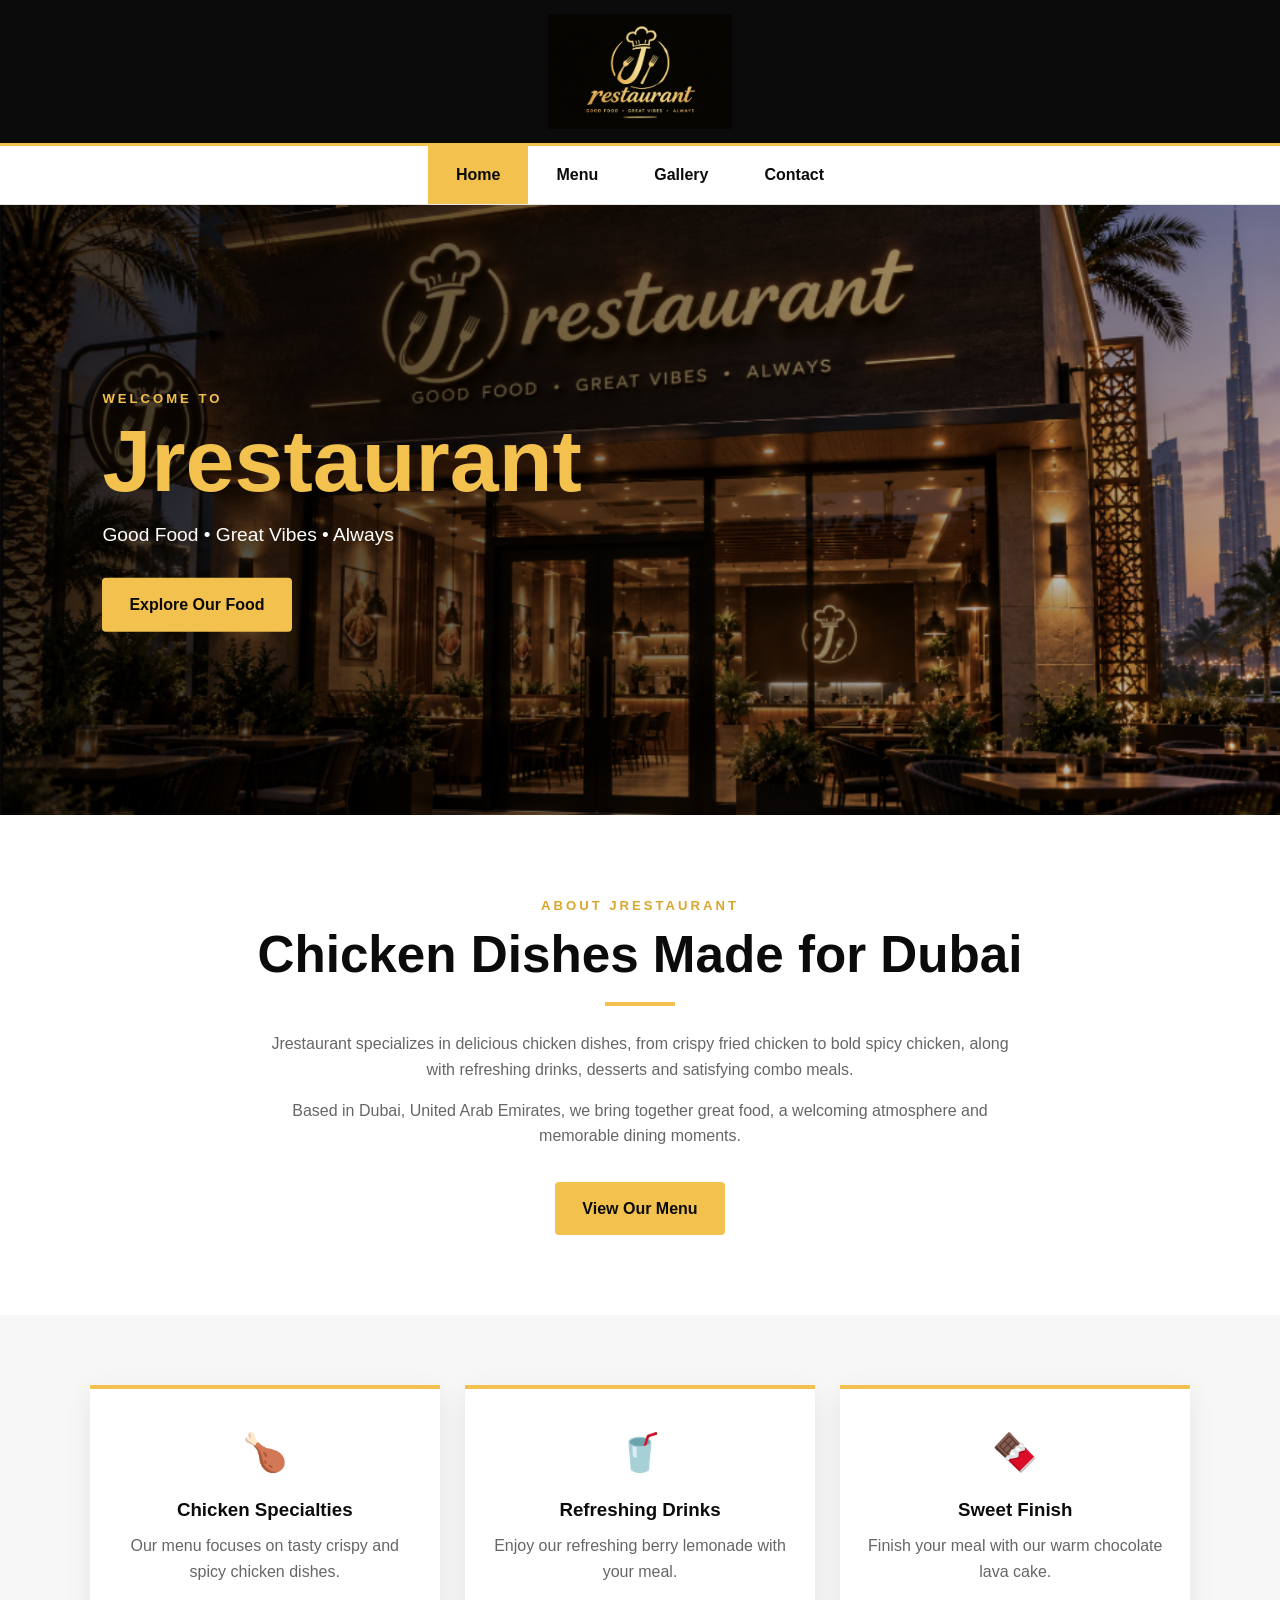
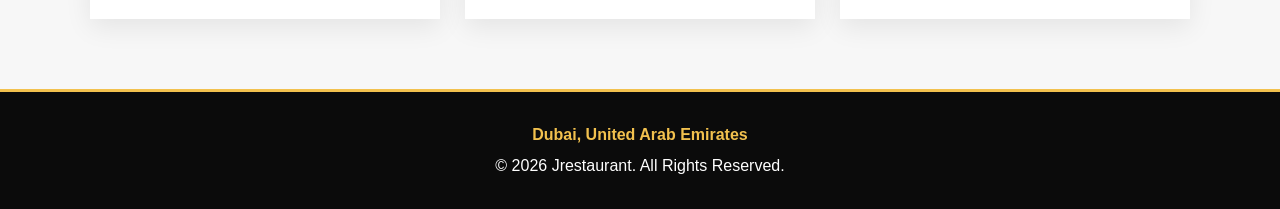
<file: index.html>
<!DOCTYPE html>
<html lang="en">
<head>
    <meta charset="UTF-8">
    <meta name="viewport" content="width=device-width, initial-scale=1.0">
    <title>Jrestaurant | Home</title>
    <link rel="stylesheet" href="style.css">
</head>

<body>

<header class="site-header">
    <a href="index.html" class="header-logo">
        <img src="images/logo.png" alt="Jrestaurant logo">
    </a>
</header>

<nav>
    <ul>
        <li><a href="index.html" class="active">Home</a></li>
        <li><a href="menu.html">Menu</a></li>
        <li><a href="gallery.html">Gallery</a></li>
        <li><a href="contact.html">Contact</a></li>
    </ul>
</nav>

<main>

    <section class="hero">

        <img src="images/restaurant.png" alt="Jrestaurant in Dubai">

        <div class="hero-overlay">

            <p class="eyebrow">WELCOME TO</p>

            <h1>Jrestaurant</h1>

            <p>Good Food • Great Vibes • Always</p>

            <a href="gallery.html" class="button">
                Explore Our Food
            </a>

        </div>

    </section>


    <section class="intro">

        <p class="eyebrow">ABOUT JRESTAURANT</p>

        <h2>Chicken Dishes Made for Dubai</h2>

        <div class="gold-line"></div>

        <p>
            Jrestaurant specializes in delicious chicken dishes, from crispy
            fried chicken to bold spicy chicken, along with refreshing drinks,
            desserts and satisfying combo meals.
        </p>

        <p>
            Based in Dubai, United Arab Emirates, we bring together great food,
            a welcoming atmosphere and memorable dining moments.
        </p>

        <a href="menu.html" class="button">
            View Our Menu
        </a>

    </section>


    <section class="features">

        <div class="feature-card">

            <span>🍗</span>

            <h3>Chicken Specialties</h3>

            <p>
                Our menu focuses on tasty crispy and spicy chicken dishes.
            </p>

        </div>


        <div class="feature-card">

            <span>🥤</span>

            <h3>Refreshing Drinks</h3>

            <p>
                Enjoy our refreshing berry lemonade with your meal.
            </p>

        </div>


        <div class="feature-card">

            <span>🍫</span>

            <h3>Sweet Finish</h3>

            <p>
                Finish your meal with our warm chocolate lava cake.
            </p>

        </div>

    </section>

</main>


<footer>

    <p>Dubai, United Arab Emirates</p>

    <p>&copy; 2026 Jrestaurant. All Rights Reserved.</p>

</footer>


<script src="script.js"></script>

</body>
</html>
</file>
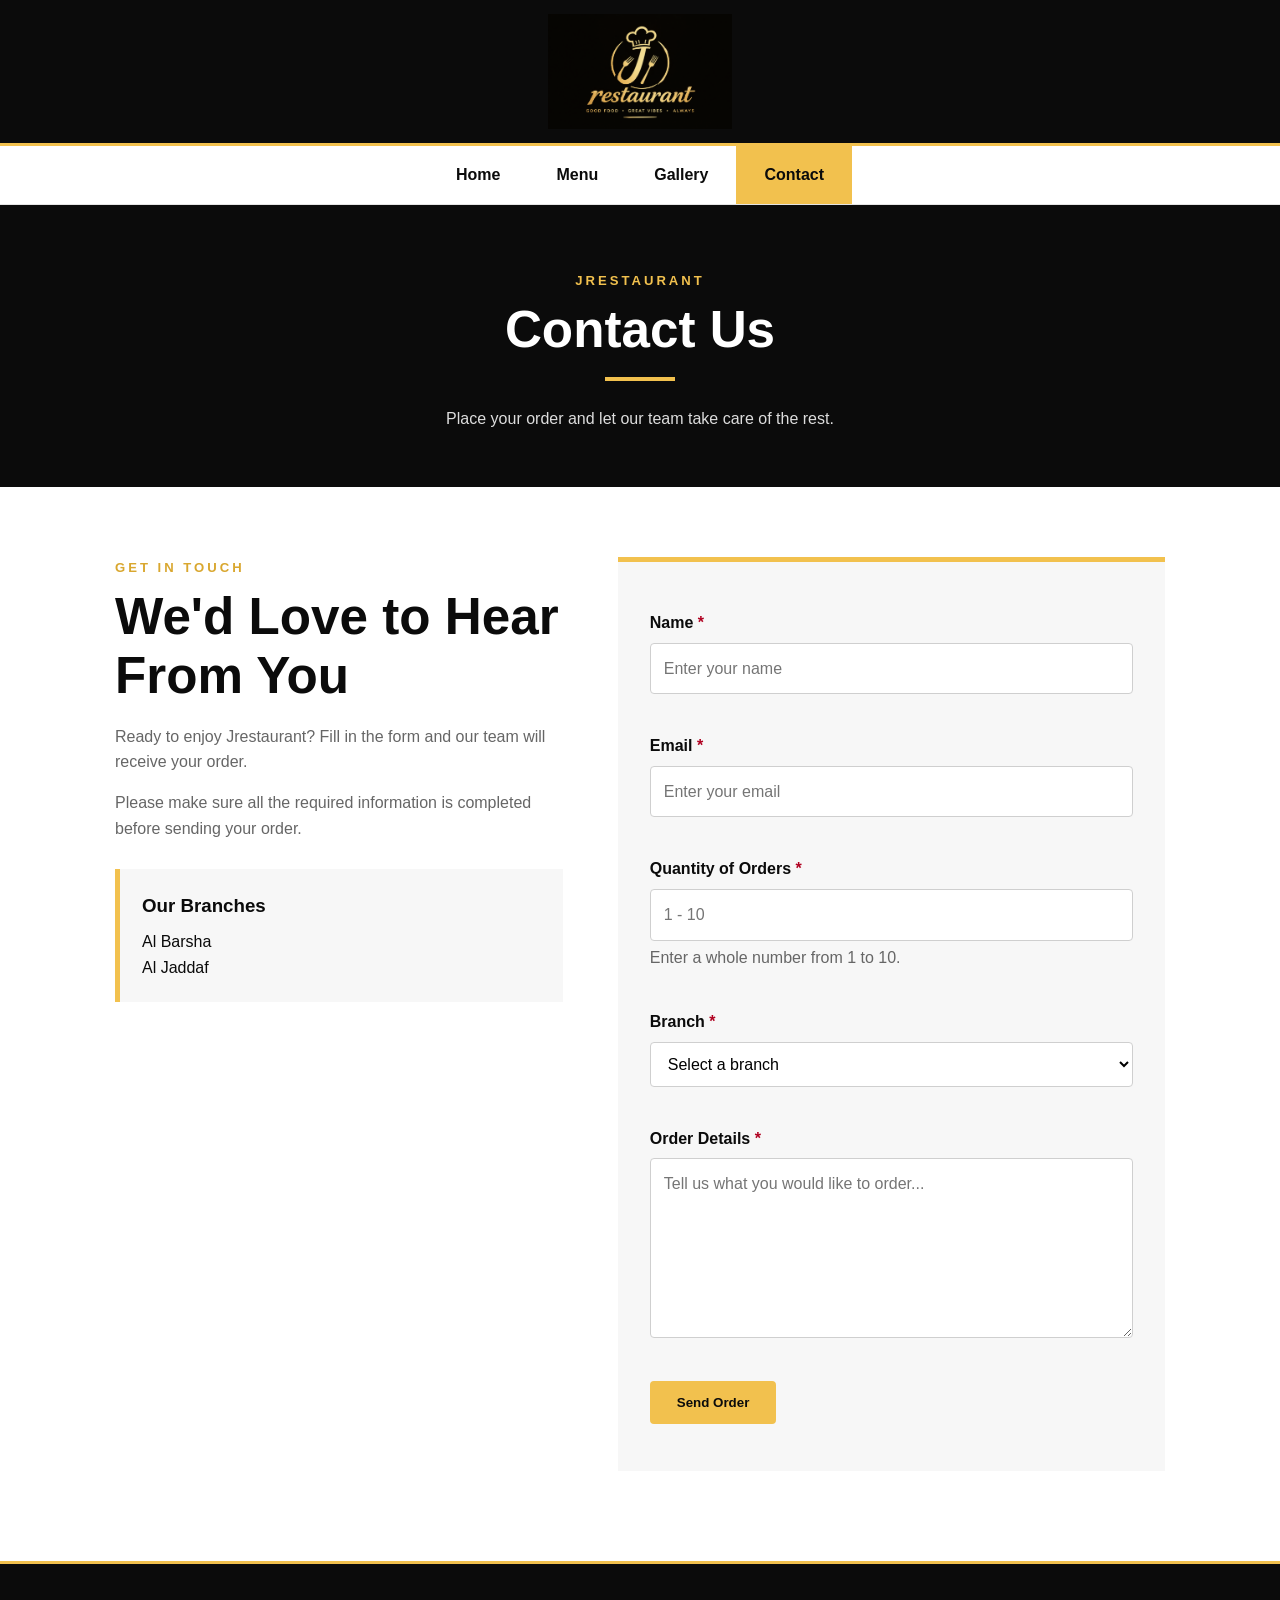
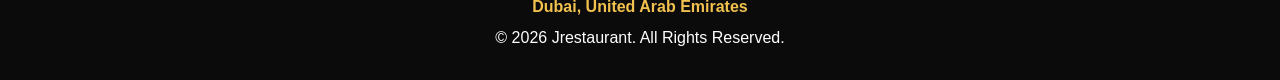
<file: contact.html>
<!DOCTYPE html>
<html lang="en">

<head>
    <meta charset="UTF-8">
    <meta name="viewport" content="width=device-width, initial-scale=1.0">
    <title>Jrestaurant | Contact</title>
    <link rel="stylesheet" href="style.css">
</head>

<body>

<header class="site-header">
    <a href="index.html" class="header-logo">
        <img src="images/logo.png" alt="Jrestaurant logo">
    </a>
</header>

<nav>
    <ul>
        <li><a href="index.html">Home</a></li>
        <li><a href="menu.html">Menu</a></li>
        <li><a href="gallery.html">Gallery</a></li>
        <li><a href="contact.html" class="active">Contact</a></li>
    </ul>
</nav>

<main>

    <section class="page-title">
        <p class="eyebrow">JRESTAURANT</p>

        <h1>Contact Us</h1>

        <div class="gold-line"></div>

        <p>
            Place your order and let our team take care of the rest.
        </p>
    </section>


    <section class="contact-section">

        <div class="contact-info">

            <p class="eyebrow">GET IN TOUCH</p>

            <h2>We'd Love to Hear From You</h2>

            <p>
                Ready to enjoy Jrestaurant? Fill in the form and
                our team will receive your order.
            </p>

            <p>
                Please make sure all the required information is
                completed before sending your order.
            </p>

            <div class="branch-box">

                <h3>Our Branches</h3>

                <p>Al Barsha</p>
                <p>Al Jaddaf</p>

            </div>

        </div>


        <div class="contact-form">

            <form id="contactForm" novalidate>

                <label for="name">
                    Name <span>*</span>
                </label>

                <input
                    type="text"
                    id="name"
                    name="name"
                    placeholder="Enter your name"
                >

                <p class="error" id="nameError"></p>


                <label for="email">
                    Email <span>*</span>
                </label>

                <input
                    type="email"
                    id="email"
                    name="email"
                    placeholder="Enter your email"
                >

                <p class="error" id="emailError"></p>


                <label for="quantity">
                    Quantity of Orders <span>*</span>
                </label>

                <input
                    type="number"
                    id="quantity"
                    name="quantity"
                    min="1"
                    max="10"
                    step="1"
                    placeholder="1 - 10"
                >

                <p class="hint">
                    Enter a whole number from 1 to 10.
                </p>

                <p class="error" id="quantityError"></p>


                <label for="branch">
                    Branch <span>*</span>
                </label>

                <select id="branch" name="branch">

                    <option value="">
                        Select a branch
                    </option>

                    <option value="Al Barsha">
                        Al Barsha
                    </option>

                    <option value="Al Jaddaf">
                        Al Jaddaf
                    </option>

                </select>

                <p class="error" id="branchError"></p>


                <label for="message">
                    Order Details <span>*</span>
                </label>

                <textarea
                    id="message"
                    name="message"
                    rows="6"
                    placeholder="Tell us what you would like to order..."
                ></textarea>

                <p class="error" id="messageError"></p>


                <button
                    type="submit"
                    class="button"
                >
                    Send Order
                </button>

                <p
                    id="formMessage"
                    class="form-message"
                ></p>

            </form>

        </div>

    </section>

</main>


<footer>

    <p>Dubai, United Arab Emirates</p>

    <p>
        &copy; 2026 Jrestaurant. All Rights Reserved.
    </p>

</footer>


<script src="script.js"></script>

</body>
</html>
</file>
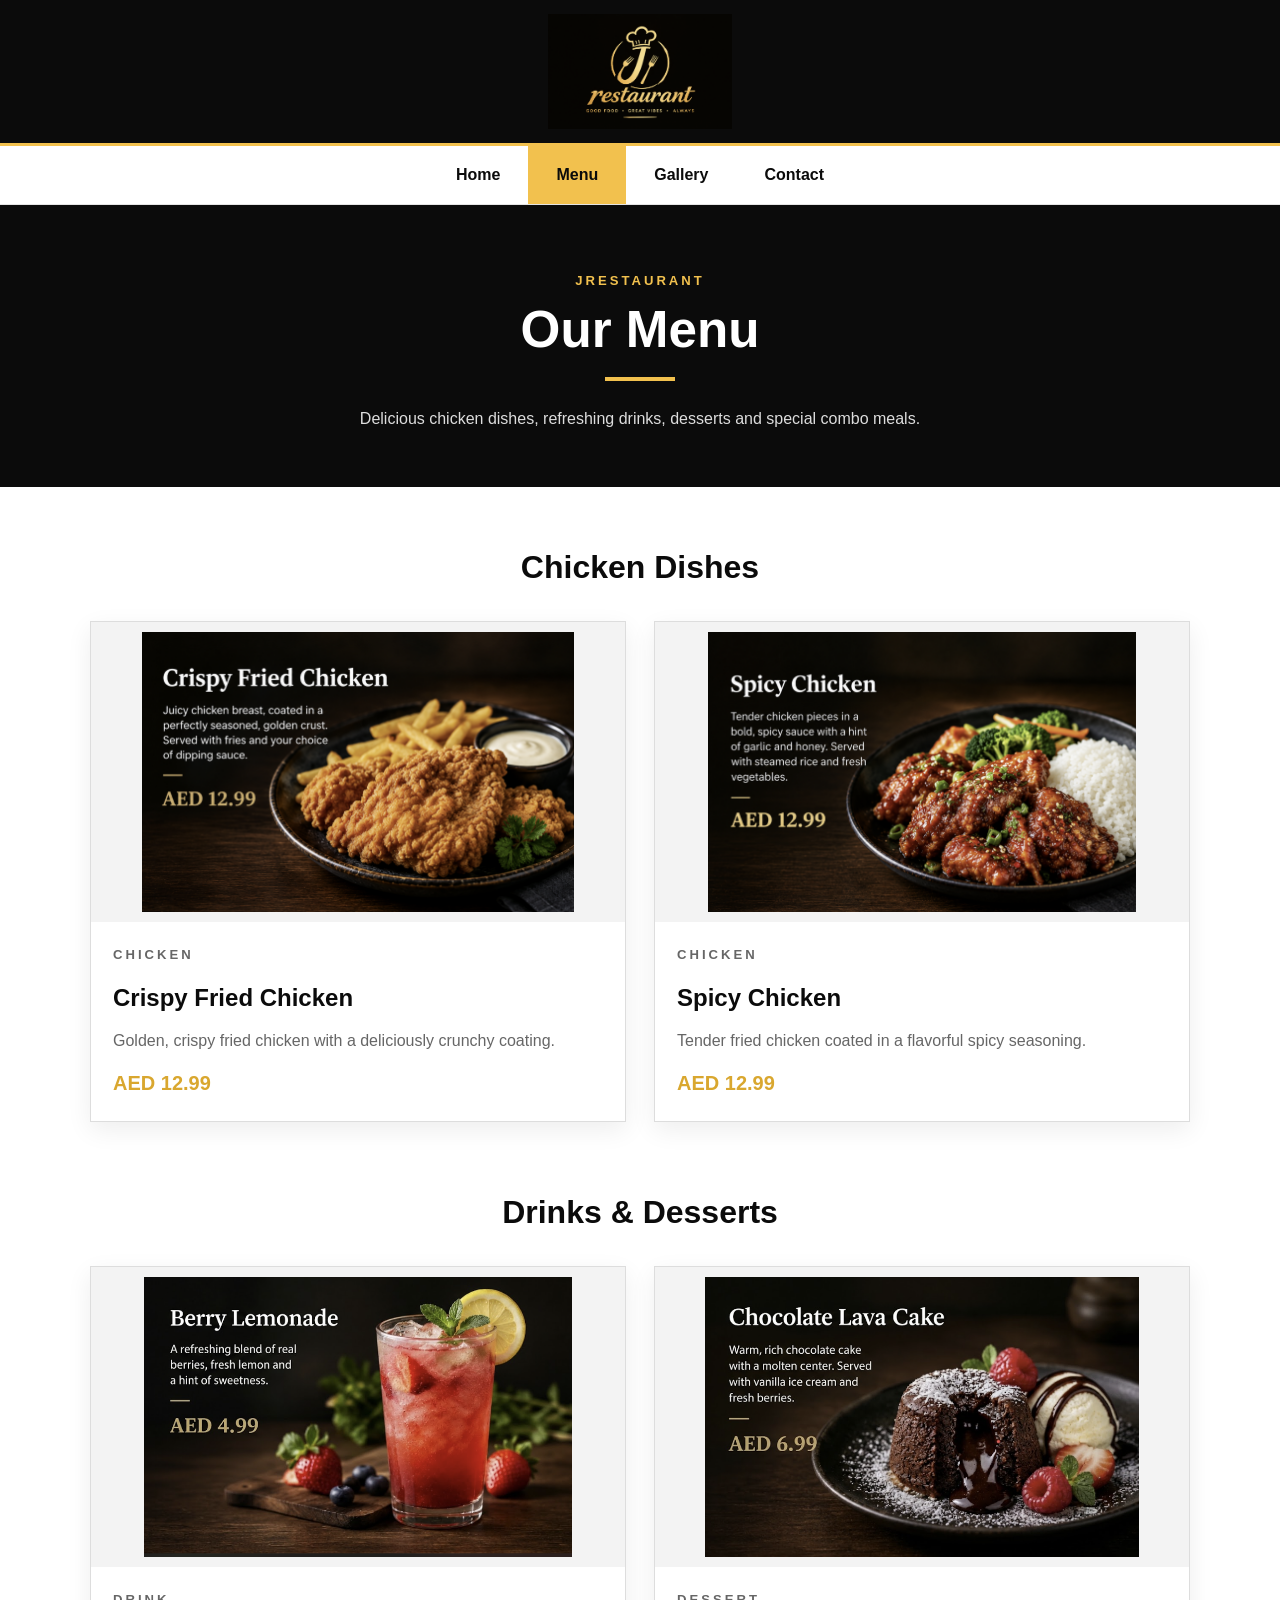
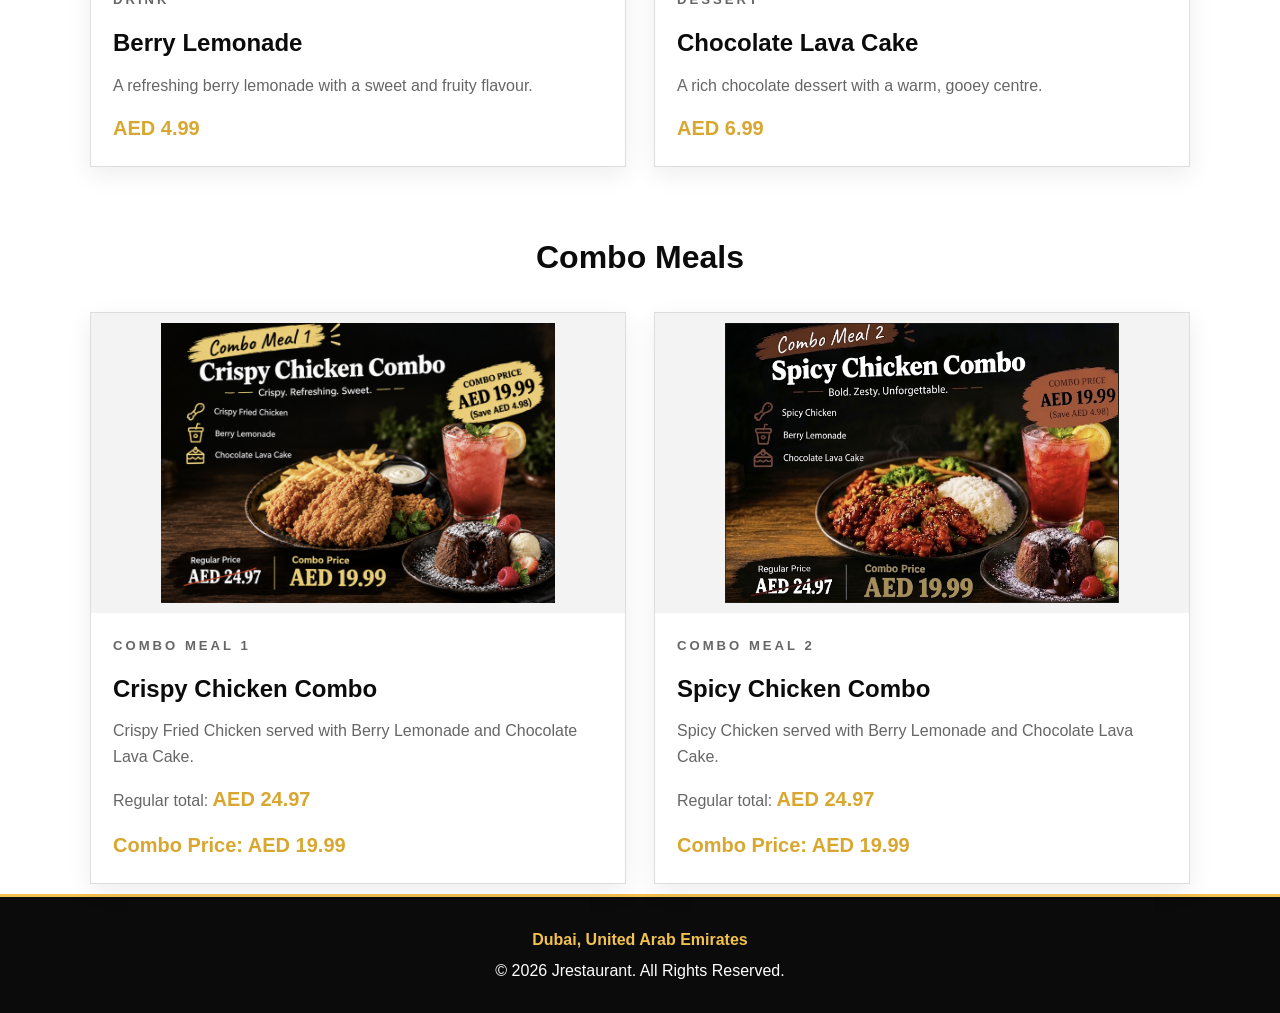
<file: menu.html>
<!DOCTYPE html>
<html lang="en">

<head>
    <meta charset="UTF-8">
    <meta name="viewport" content="width=device-width, initial-scale=1.0">
    <title>Jrestaurant | Menu</title>
    <link rel="stylesheet" href="style.css">
</head>

<body>

<header class="site-header">
    <a href="index.html" class="header-logo">
        <img src="images/logo.png" alt="Jrestaurant logo">
    </a>
</header>

<nav>
    <ul>
        <li><a href="index.html">Home</a></li>
        <li><a href="menu.html" class="active">Menu</a></li>
        <li><a href="gallery.html">Gallery</a></li>
        <li><a href="contact.html">Contact</a></li>
    </ul>
</nav>

<main>

    <section class="page-title">

        <p class="eyebrow">JRESTAURANT</p>

        <h1>Our Menu</h1>

        <div class="gold-line"></div>

        <p>
            Delicious chicken dishes, refreshing drinks,
            desserts and special combo meals.
        </p>

    </section>


    <!-- CHICKEN DISHES -->

    <section class="menu-section">

        <h2>Chicken Dishes</h2>

        <div class="menu-grid">

            <article class="menu-card">

                <img
                    src="images/crispy-fried-chicken.png"
                    alt="Crispy Fried Chicken"
                >

                <div class="menu-info">

                    <p class="category">CHICKEN</p>

                    <h3>Crispy Fried Chicken</h3>

                    <p>
                        Golden, crispy fried chicken with a
                        deliciously crunchy coating.
                    </p>

                    <strong>AED 12.99</strong>

                </div>

            </article>


            <article class="menu-card">

                <img
                    src="images/spicy-chicken.png"
                    alt="Spicy Chicken"
                >

                <div class="menu-info">

                    <p class="category">CHICKEN</p>

                    <h3>Spicy Chicken</h3>

                    <p>
                        Tender fried chicken coated in a
                        flavorful spicy seasoning.
                    </p>

                    <strong>AED 12.99</strong>

                </div>

            </article>

        </div>

    </section>


    <!-- DRINKS AND DESSERTS -->

    <section class="menu-section">

        <h2>Drinks &amp; Desserts</h2>

        <div class="menu-grid">

            <article class="menu-card">

                <img
                    src="images/berry-lemonade.png"
                    alt="Berry Lemonade"
                >

                <div class="menu-info">

                    <p class="category">DRINK</p>

                    <h3>Berry Lemonade</h3>

                    <p>
                        A refreshing berry lemonade with a
                        sweet and fruity flavour.
                    </p>

                    <strong>AED 4.99</strong>

                </div>

            </article>


            <article class="menu-card">

                <img
                    src="images/chocolate-lava-cake.png"
                    alt="Chocolate Lava Cake"
                >

                <div class="menu-info">

                    <p class="category">DESSERT</p>

                    <h3>Chocolate Lava Cake</h3>

                    <p>
                        A rich chocolate dessert with a warm,
                        gooey centre.
                    </p>

                    <strong>AED 6.99</strong>

                </div>

            </article>

        </div>

    </section>


    <!-- COMBO MEALS -->

    <section class="menu-section">

        <h2>Combo Meals</h2>

        <div class="menu-grid">

            <article class="menu-card">

                <img
                    src="images/crispy-chicken-combo.png"
                    alt="Crispy Chicken Combo"
                >

                <div class="menu-info">

                    <p class="category">COMBO MEAL 1</p>

                    <h3>Crispy Chicken Combo</h3>

                    <p>
                        Crispy Fried Chicken served with Berry
                        Lemonade and Chocolate Lava Cake.
                    </p>

                    <p>
                        Regular total: <strong>AED 24.97</strong>
                    </p>

                    <strong>Combo Price: AED 19.99</strong>

                </div>

            </article>


            <article class="menu-card">

                <img
                    src="images/spicy-chicken-combo.png"
                    alt="Spicy Chicken Combo"
                >

                <div class="menu-info">

                    <p class="category">COMBO MEAL 2</p>

                    <h3>Spicy Chicken Combo</h3>

                    <p>
                        Spicy Chicken served with Berry Lemonade
                        and Chocolate Lava Cake.
                    </p>

                    <p>
                        Regular total: <strong>AED 24.97</strong>
                    </p>

                    <strong>Combo Price: AED 19.99</strong>

                </div>

            </article>

        </div>

    </section>

</main>


<footer>

    <p>Dubai, United Arab Emirates</p>

    <p>
        &copy; 2026 Jrestaurant. All Rights Reserved.
    </p>

</footer>


<script src="script.js"></script>

</body>
</html>
</file>
<file: style.css>
* {
    box-sizing: border-box;
    margin: 0;
    padding: 0;
}

:root {
    --yellow: #f2c14e;
    --yellow-dark: #d9a72f;
    --black: #0b0b0b;
    --white: #ffffff;
    --light: #f7f7f7;
    --gray: #666666;
    --border: #dddddd;
}

html {
    scroll-behavior: smooth;
}

body {
    font-family: Arial, Helvetica, sans-serif;
    background: var(--white);
    color: var(--black);
    line-height: 1.6;
}

/* HEADER */

.site-header {
    background: var(--black);
    min-height: 145px;
    display: flex;
    justify-content: center;
    align-items: center;
    padding: 14px 20px;
    border-bottom: 3px solid var(--yellow);
}

.header-logo {
    display: block;
    text-align: center;
}

.header-logo img {
    display: block;
    width: min(260px, 75vw);
    height: 115px;
    object-fit: contain;
}

/* NAVIGATION */

nav {
    background: var(--white);
    border-bottom: 1px solid #e5e5e5;
    position: sticky;
    top: 0;
    z-index: 20;
}

nav ul {
    list-style: none;
    display: flex;
    justify-content: center;
    flex-wrap: wrap;
}

nav a {
    display: block;
    color: var(--black);
    text-decoration: none;
    font-weight: bold;
    padding: 16px 28px;
    transition: 0.25s ease;
}

nav a:hover,
nav a.active {
    background: var(--yellow);
    color: var(--black);
}

/* GENERAL */

main {
    min-height: 60vh;
}

.eyebrow,
.category {
    color: var(--yellow-dark);
    font-size: 0.82rem;
    letter-spacing: 3px;
    font-weight: 800;
}

.gold-line {
    width: 70px;
    height: 4px;
    background: var(--yellow);
    margin: 0 auto 25px;
}

.gold-line.left {
    margin-left: 0;
}

.button {
    display: inline-block;
    border: 2px solid var(--yellow);
    background: var(--yellow);
    color: var(--black);
    padding: 12px 25px;
    border-radius: 4px;
    text-decoration: none;
    font-weight: 800;
    cursor: pointer;
    transition: 0.25s ease;
}

.button:hover {
    background: var(--white);
    border-color: var(--white);
    transform: translateY(-2px);
}

/* HOME HERO */

.hero {
    position: relative;
    height: 610px;
    overflow: hidden;
    background: var(--black);
}

.hero > img {
    width: 100%;
    height: 100%;
    object-fit: cover;
    display: block;
}

.hero::after {
    content: "";
    position: absolute;
    inset: 0;
    background: linear-gradient(
        90deg,
        rgba(0, 0, 0, 0.78),
        rgba(0, 0, 0, 0.18)
    );
}

.hero-overlay {
    position: absolute;
    z-index: 2;
    left: 8%;
    top: 50%;
    transform: translateY(-50%);
    color: var(--white);
    max-width: 560px;
}

.hero-overlay h1 {
    font-size: clamp(3rem, 7vw, 5.5rem);
    line-height: 1;
    margin: 8px 0 15px;
    color: var(--yellow);
}

.hero-overlay > p:not(.eyebrow) {
    font-size: 1.2rem;
    margin-bottom: 28px;
}

.hero-overlay .eyebrow {
    color: var(--yellow);
}

/* HOME INTRO */

.intro {
    max-width: 900px;
    margin: 0 auto;
    padding: 80px 25px;
    text-align: center;
}

.intro h2,
.page-title h1,
.contact-info h2 {
    font-size: clamp(2rem, 4vw, 3.2rem);
    line-height: 1.15;
    margin: 10px 0 18px;
}

.intro p:not(.eyebrow) {
    color: var(--gray);
    max-width: 760px;
    margin: 0 auto 15px;
}

.intro .button {
    margin-top: 18px;
}

/* HOME FEATURE CARDS */

.features {
    background: var(--light);
    padding: 70px 7%;
    display: grid;
    grid-template-columns: repeat(3, 1fr);
    gap: 25px;
}

.feature-card {
    background: var(--white);
    padding: 35px 25px;
    text-align: center;
    border-top: 4px solid var(--yellow);
    box-shadow: 0 8px 25px rgba(0, 0, 0, 0.08);
}

.feature-card span {
    font-size: 2.3rem;
}

.feature-card h3 {
    margin: 12px 0 8px;
}

.feature-card p {
    color: var(--gray);
}

/* PAGE TITLE */

.page-title {
    text-align: center;
    padding: 65px 20px 55px;
    background: var(--black);
    color: var(--white);
}

.page-title h1 {
    color: var(--white);
}

.page-title .eyebrow {
    color: var(--yellow);
}

.page-title p:last-child {
    color: #dddddd;
}

/* MENU */

.menu-section {
    max-width: 1150px;
    margin: 0 auto;
    padding: 55px 25px 10px;
}

.menu-section > h2 {
    text-align: center;
    font-size: 2rem;
    margin-bottom: 28px;
}

.menu-grid {
    display: grid;
    grid-template-columns: repeat(2, 1fr);
    gap: 28px;
}

.menu-card {
    background: var(--white);
    border: 1px solid var(--border);
    overflow: hidden;
    box-shadow: 0 8px 24px rgba(0, 0, 0, 0.07);
    transition: 0.25s ease;
}

.menu-card:hover {
    transform: translateY(-5px);
    box-shadow: 0 14px 30px rgba(0, 0, 0, 0.12);
}

.menu-card img {
    width: 100%;
    height: 300px;
    object-fit: contain;
    display: block;
    background: #f3f3f3;
    padding: 10px;
}

.menu-info {
    padding: 22px;
}

.menu-info h3 {
    font-size: 1.5rem;
    margin: 5px 0 10px;
}

.menu-info p {
    color: var(--gray);
    margin-bottom: 14px;
}

.menu-info strong {
    color: var(--yellow-dark);
    font-size: 1.25rem;
}

/* GALLERY */

.gallery-grid {
    max-width: 1200px;
    margin: 0 auto;
    padding: 60px 25px 80px;
    display: grid;
    grid-template-columns: repeat(3, 1fr);
    gap: 25px;
}

.gallery-item {
    background: var(--white);
    border: 1px solid var(--border);
    overflow: hidden;
    box-shadow: 0 8px 22px rgba(0, 0, 0, 0.08);
    cursor: zoom-in;
}

.gallery-item img {
    width: 100%;
    height: 280px;
    object-fit: contain;
    display: block;
    background: #f3f3f3;
    padding: 10px;
    transition: transform 0.4s ease;
}

.gallery-item:hover img {
    transform: scale(1.08);
}

.gallery-item figcaption {
    padding: 14px 16px;
    font-weight: 800;
    border-top: 3px solid var(--yellow);
}

/* IMAGE MODAL */

.image-modal {
    display: none;
    position: fixed;
    z-index: 1000;
    inset: 0;
    width: 100%;
    height: 100%;
    background: rgba(0, 0, 0, 0.92);
    justify-content: center;
    align-items: center;
    padding: 30px;
}

.image-modal.show {
    display: flex;
}

.image-modal img {
    max-width: 90%;
    max-height: 90vh;
    width: auto;
    height: auto;
    object-fit: contain;
    background: transparent;
    padding: 0;
    border: none;
}

.modal-close {
    position: absolute;
    top: 15px;
    right: 25px;
    background: none;
    border: none;
    color: white;
    font-size: 50px;
    line-height: 1;
    cursor: pointer;
    z-index: 1001;
}

.modal-close:hover {
    color: var(--yellow);
}

/* CONTACT */

.contact-section {
    max-width: 1100px;
    margin: 0 auto;
    padding: 70px 25px 90px;
    display: grid;
    grid-template-columns: 0.9fr 1.1fr;
    gap: 55px;
}

.contact-info > p:not(.eyebrow) {
    color: var(--gray);
    margin-bottom: 15px;
}

.branch-box {
    margin-top: 28px;
    padding: 22px;
    background: var(--light);
    border-left: 5px solid var(--yellow);
}

.branch-box h3 {
    margin-bottom: 8px;
}

.contact-form {
    background: var(--light);
    padding: 32px;
    border-top: 5px solid var(--yellow);
}

.contact-form form {
    display: flex;
    flex-direction: column;
}

.contact-form label {
    font-weight: 700;
    margin: 16px 0 7px;
}

.contact-form label span {
    color: #b00020;
}

.contact-form input,
.contact-form select,
.contact-form textarea {
    width: 100%;
    padding: 12px 13px;
    border: 1px solid #cfcfcf;
    border-radius: 4px;
    background: var(--white);
    font: inherit;
}

.contact-form input:focus,
.contact-form select:focus,
.contact-form textarea:focus {
    outline: 2px solid var(--yellow);
    border-color: var(--yellow-dark);
}

.contact-form textarea {
    resize: vertical;
}

.contact-form .button {
    width: fit-content;
    margin-top: 20px;
}

.hint {
    color: var(--gray);
    margin-top: 4px;
}

.error {
    color: #b00020;
    min-height: 20px;
    margin-top: 3px;
}

.form-message {
    margin-top: 15px;
    font-weight: 700;
}

/* FOOTER */

footer {
    background: var(--black);
    color: var(--white);
    text-align: center;
    padding: 30px 20px;
    border-top: 3px solid var(--yellow);
}

footer p:first-child {
    color: var(--yellow);
    font-weight: 800;
    margin-bottom: 5px;
}

/* RESPONSIVE DESIGN */

@media (max-width: 900px) {
    .features,
    .gallery-grid {
        grid-template-columns: repeat(2, 1fr);
    }

    .contact-section {
        grid-template-columns: 1fr;
    }
}

@media (max-width: 650px) {
    .site-header {
        min-height: 110px;
    }

    .header-logo img {
        height: 85px;
    }

    nav a {
        padding: 12px 15px;
    }

    .hero {
        height: 520px;
    }

    .hero-overlay {
        left: 6%;
        right: 6%;
    }

    .features,
    .menu-grid,
    .gallery-grid {
        grid-template-columns: 1fr;
    }

    .gallery-item img {
        height: 300px;
    }

    .contact-form {
        padding: 22px;
    }
}
</file>
